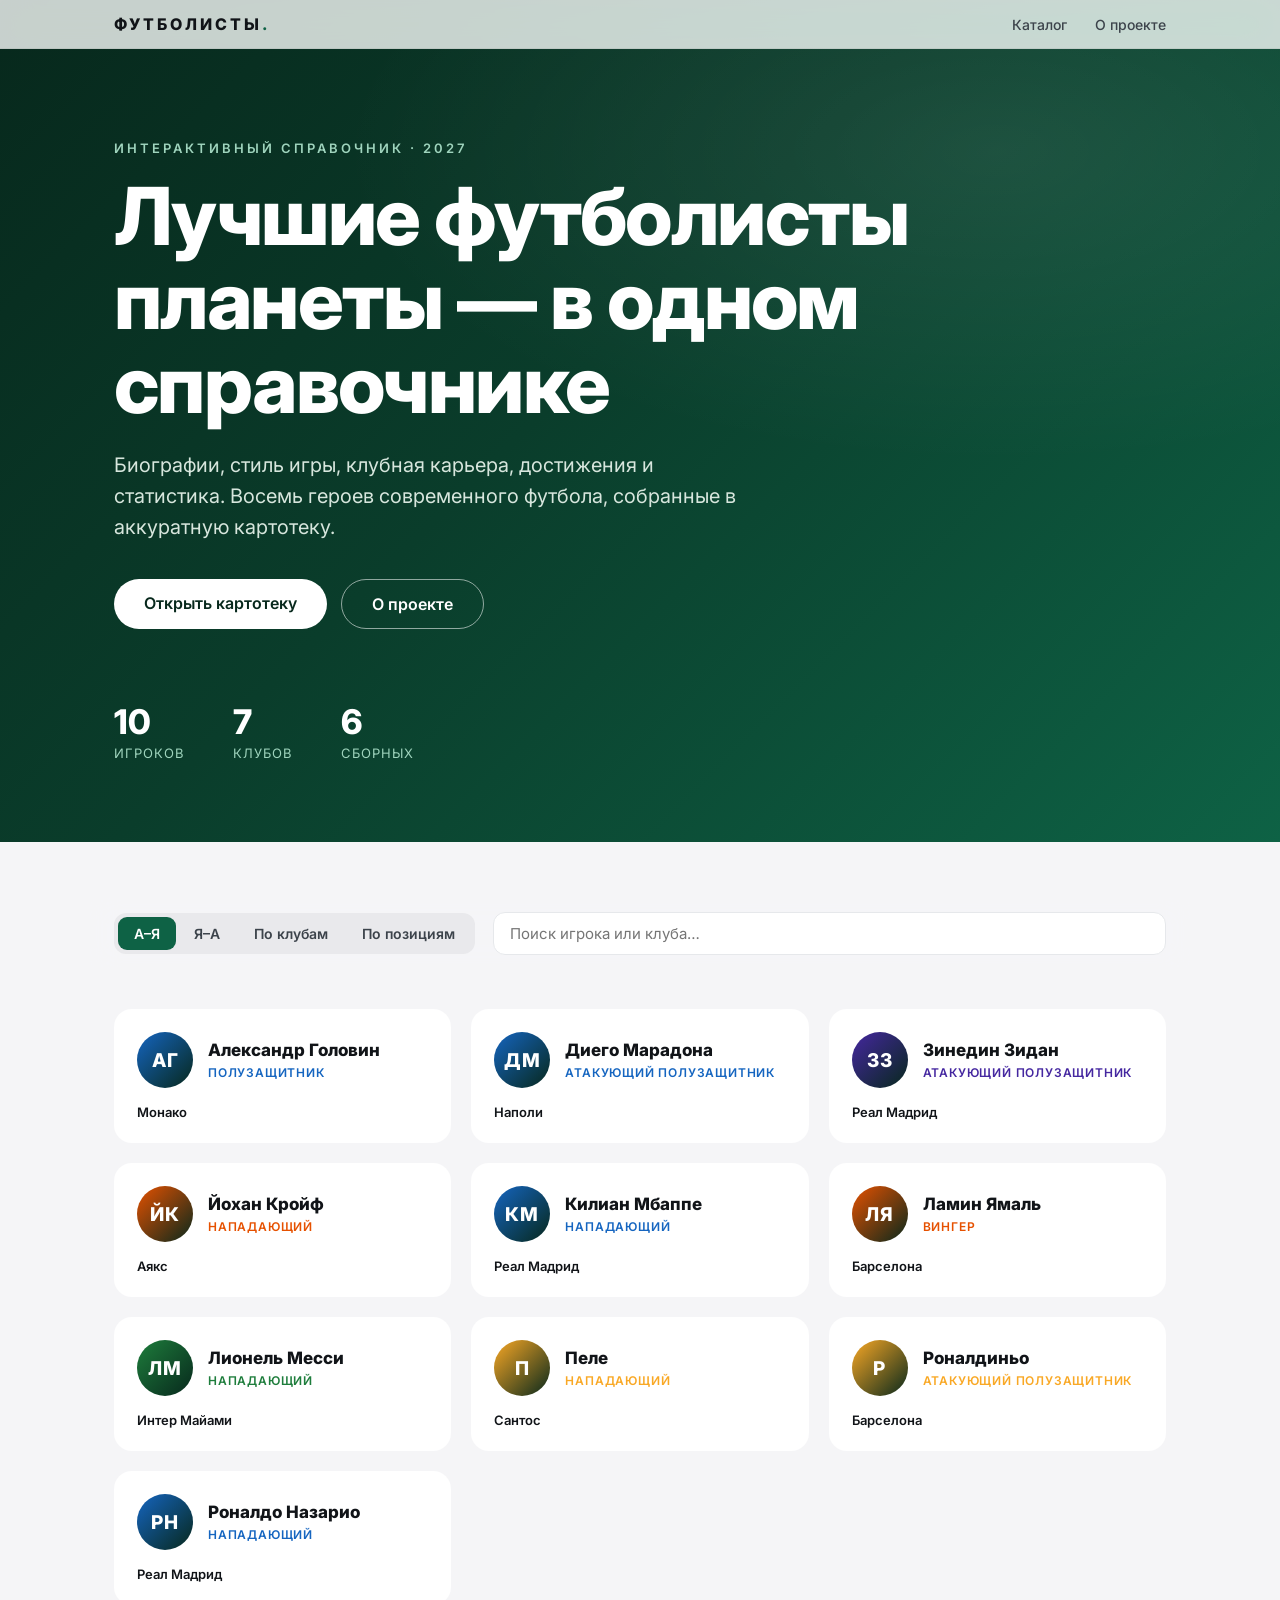
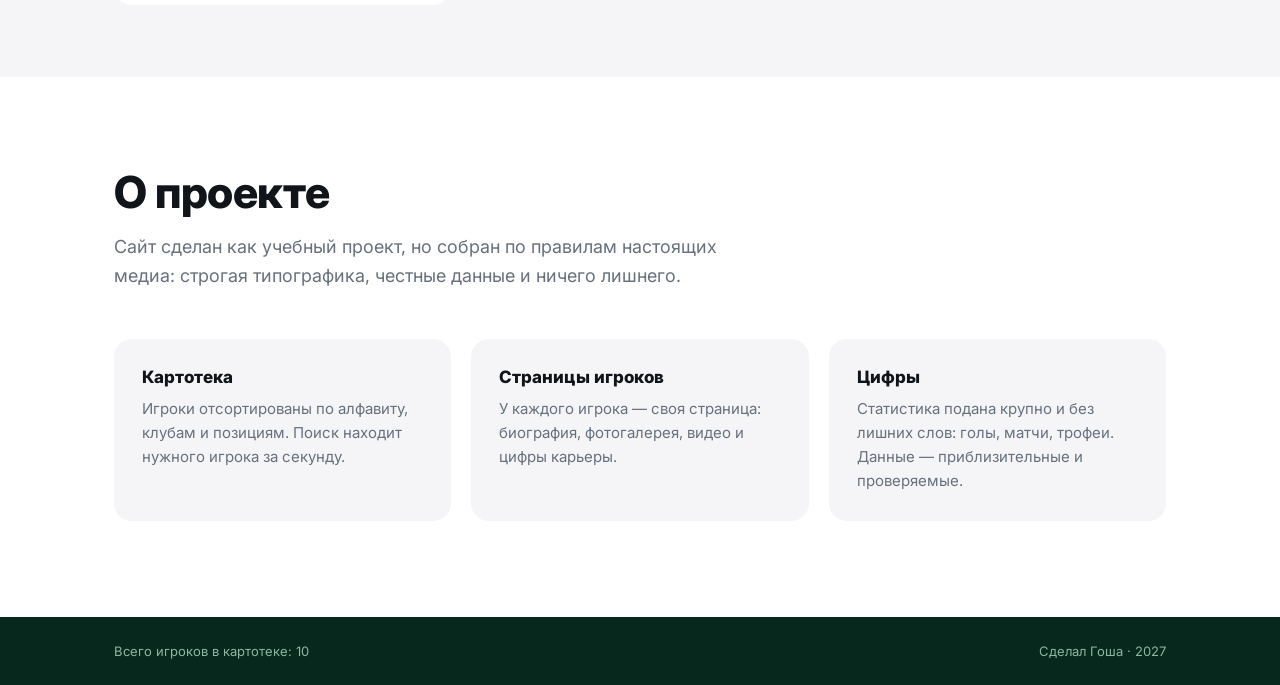
<file: index.html>
<!DOCTYPE html>
<html lang="ru">
<head>
  <meta charset="UTF-8">
  <meta name="viewport" content="width=device-width, initial-scale=1.0">
  <title>Футболистые — картотека лучших футболистов</title>
  <link href="https://fonts.googleapis.com/css2?family=Inter:wght@400;500;600;800&display=swap" rel="stylesheet">
  <link rel="stylesheet" href="style.css">
</head>
<body>

  <!-- Меню -->
  <nav class="nav">
    <div class="nav-inner">
      <a class="brand" href="index.html#top">ФУТБОЛИСТЫ<span class="brand-dot">.</span></a>
      <div class="nav-links">
        <a href="index.html#catalog">Каталог</a>
        <a href="index.html#about">О проекте</a>
      </div>
    </div>
  </nav>

  <!-- Hero-экран -->
  <header class="hero" id="top">
    <div class="hero-inner">
      <p class="hero-kicker">Интерактивный справочник · 2027</p>
      <h1>Лучшие футболисты планеты — в одном справочнике</h1>
      <p class="hero-sub">Биографии, стиль игры, клубная карьера, достижения и статистика.
      Восемь героев современного футбола, собранные в аккуратную картотеку.</p>
      <div class="hero-actions">
        <a class="btn btn-primary" href="index.html#catalog">Открыть картотеку</a>
        <a class="btn btn-ghost" href="index.html#about">О проекте</a>
      </div>
      <div class="hero-stats" id="hero-stats"></div>
    </div>
  </header>

  <!-- Каталог: вкладки, поиск, карточки -->
  <section class="catalog" id="catalog">
    <div class="toolbar">
      <div class="tabs" id="tabs">
        <button class="tab active" data-mode="az">А–Я</button>
        <button class="tab" data-mode="za">Я–А</button>
        <button class="tab" data-mode="club">По клубам</button>
        <button class="tab" data-mode="position">По позициям</button>
      </div>
      <input id="search" type="search" placeholder="Поиск игрока или клуба…" autocomplete="off">
    </div>

    <div class="container">
      <div id="cards" class="cards"></div>
    </div>
  </section>

  <!-- О проекте -->
  <section class="about" id="about">
    <div class="container">
      <h2>О проекте</h2>
      <p class="about-lead">Сайт сделан как учебный проект, но собран по правилам настоящих
      медиа: строгая типографика, честные данные и ничего лишнего.</p>
      <div class="features">
        <div class="feature">
          <h3>Картотека</h3>
          <p>Игроки отсортированы по алфавиту, клубам и позициям. Поиск находит нужного
          игрока за секунду.</p>
        </div>
        <div class="feature">
          <h3>Страницы игроков</h3>
          <p>У каждого игрока — своя страница: биография, фотогалерея, видео и цифры
          карьеры.</p>
        </div>
        <div class="feature">
          <h3>Цифры</h3>
          <p>Статистика подана крупно и без лишних слов: голы, матчи, трофеи. Данные —
          приблизительные и проверяемые.</p>
        </div>
      </div>
    </div>
  </section>

  <footer>
    <div class="container footer-inner">
      <p id="counter"></p>
      <p>Сделал Гоша · 2027</p>
    </div>
  </footer>

  <script src="data.js"></script>
  <script src="script.js"></script>
</body>
</html>
</file>
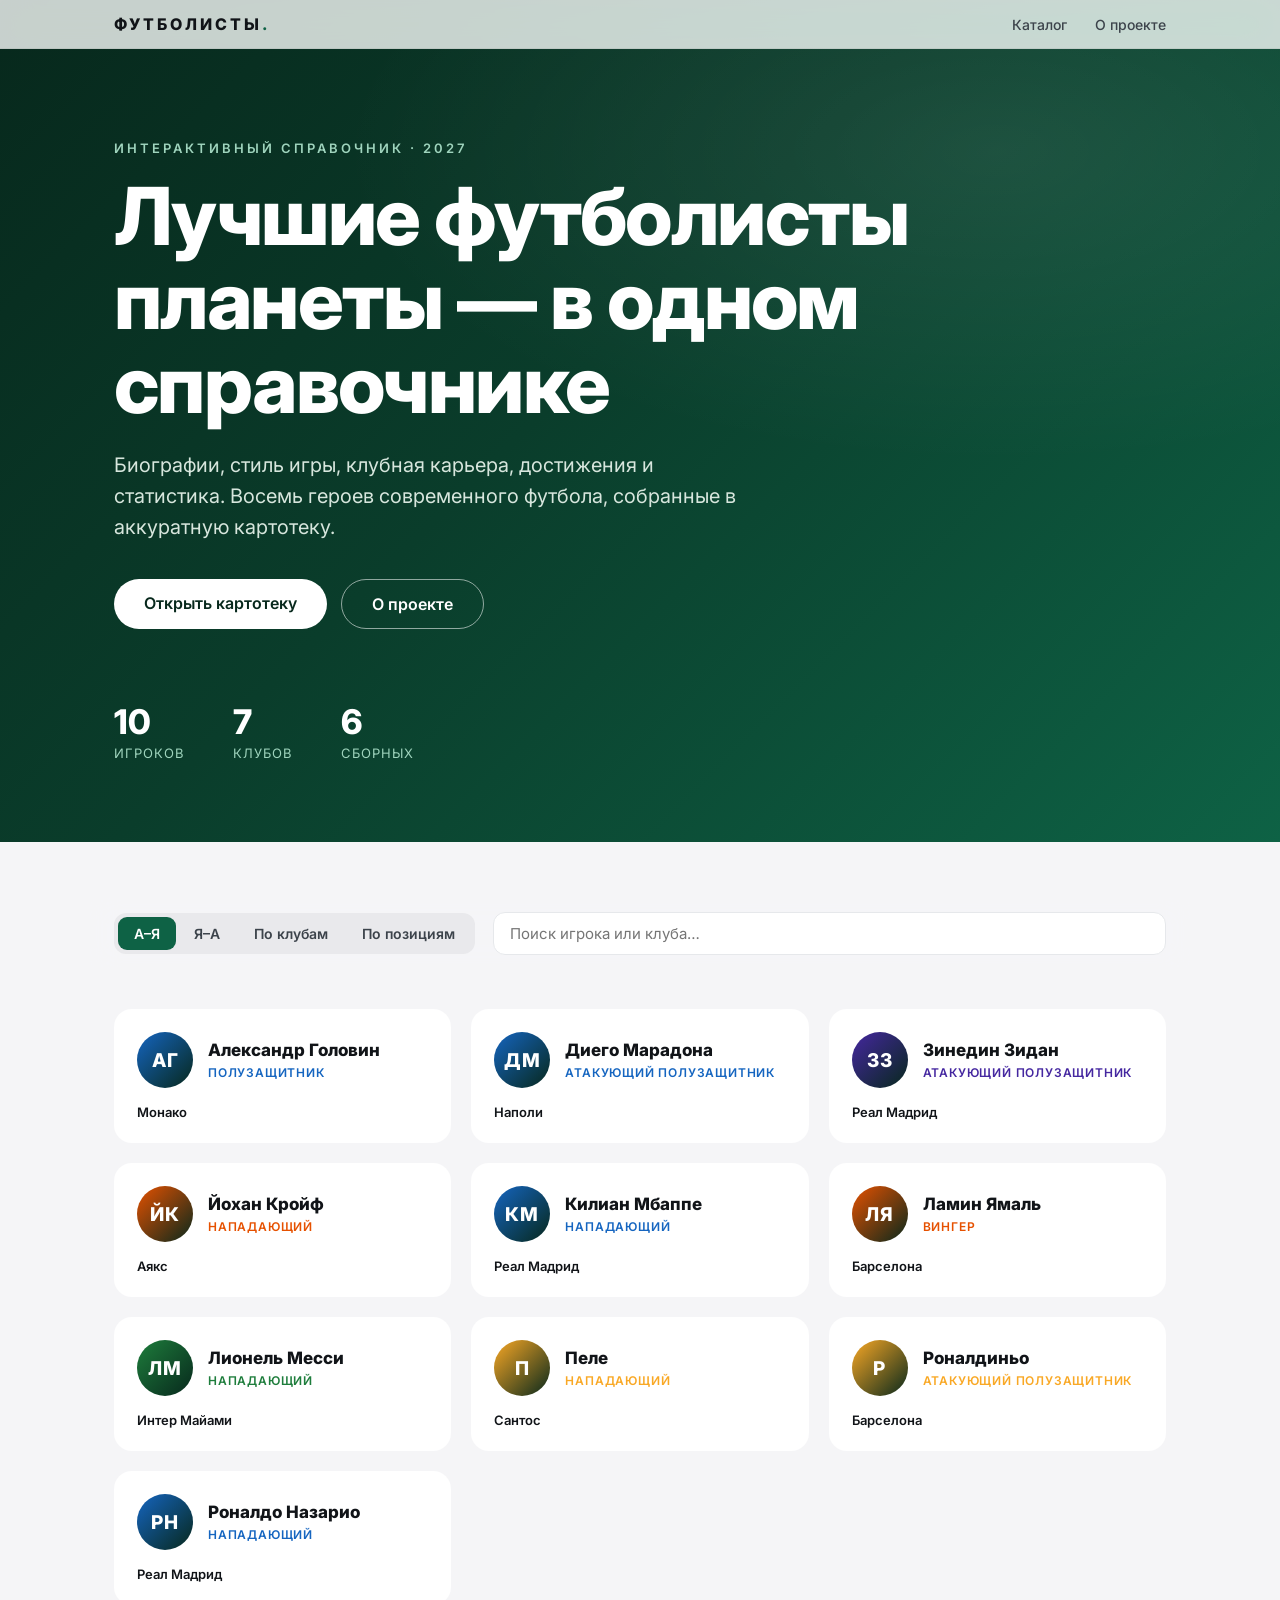
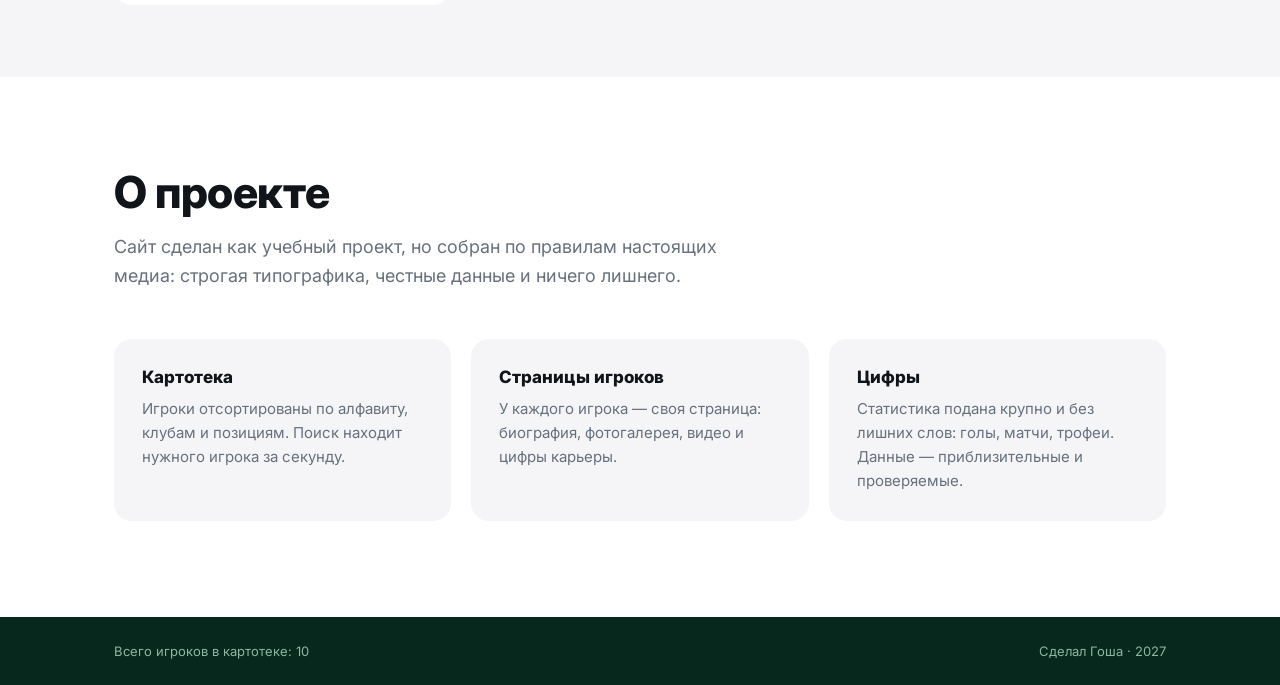
<file: player.html>
<!DOCTYPE html>
<html lang="ru">
<head>
  <meta charset="UTF-8">
  <meta name="viewport" content="width=device-width, initial-scale=1.0">
  <title>Профиль игрока — Футболистые</title>
  <link href="https://fonts.googleapis.com/css2?family=Inter:wght@400;500;600;800&display=swap" rel="stylesheet">
  <link rel="stylesheet" href="style.css">
</head>
<body>

  <!-- Меню -->
  <nav class="nav">
    <div class="nav-inner">
      <a class="brand" href="index.html#top">ФУТБОЛИСТЫ<span class="brand-dot">.</span></a>
      <div class="nav-links">
        <a href="index.html#catalog">Каталог</a>
        <a href="index.html#about">О проекте</a>
      </div>
    </div>
  </nav>

  <!-- Шапка страницы игрока (заполняет player.js) -->
  <header class="player-hero" id="player-hero">
    <div class="container player-hero-inner">
      <a class="back-link" href="index.html#catalog">← К картотеке</a>
      <div class="player-id">
        <div class="player-avatar" id="p-avatar"></div>
        <div>
          <h1 id="p-name"></h1>
          <p id="p-sub"></p>
        </div>
      </div>
      <div class="player-stats" id="p-stats"></div>
    </div>
  </header>

  <main class="player-main">

    <!-- История -->
    <section class="player-section">
      <div class="container">
        <h2>История</h2>
        <section class="bio-block">
          <h3>Ранние годы</h3>
          <p id="p-early"></p>
        </section>
        <section class="bio-block">
          <h3>Стиль игры</h3>
          <p id="p-style"></p>
        </section>
        <section class="bio-block">
          <h3>Клубная карьера</h3>
          <p id="p-career"></p>
        </section>
        <section class="bio-block">
          <h3>Достижения</h3>
          <ul id="p-achievements"></ul>
        </section>
        <section class="fact-box">
          <h3>Интересный факт</h3>
          <p id="p-fact"></p>
        </section>
      </div>
    </section>

    <!-- Фотогалерея -->
    <section class="player-section alt" id="photos">
      <div class="container">
        <h2>Фотогалерея</h2>
        <div id="p-gallery" class="gallery"></div>
        <p class="source-note">Фото: Wikimedia Commons, свободные лицензии.</p>
      </div>
    </section>

    <!-- Видео -->
    <section class="player-section" id="videos">
      <div class="container">
        <h2>Видео</h2>
        <div id="p-videos" class="videos"></div>
        <p class="source-note" id="videos-note"></p>
      </div>
    </section>

    <!-- Предыдущий / следующий игрок -->
    <nav class="pager container">
      <a id="p-prev" class="pager-link"></a>
      <a id="p-next" class="pager-link"></a>
    </nav>

  </main>

  <footer>
    <div class="container footer-inner">
      <p>Короли футбола — учебный проект Гоши</p>
      <p>Сделал Гоша · 2027</p>
    </div>
  </footer>

  <script src="data.js"></script>
  <script src="player.js"></script>
</body>
</html>
</file>
<file: style.css>
/* ФУТБОЛИСТЫ — стиль в духе Apple / Tesla.
   Акцент — глубокий изумрудный. Много воздуха, крупная типографика. */

:root {
  --emerald: #0e6245;
  --emerald-dark: #0a3d2b;
  --emerald-deep: #07281c;
  --emerald-tint: #e7f3ee;
  --ink: #111418;
  --gray: #67707c;
  --line: #e6e8eb;
  --bg: #f5f5f7;
  --radius: 18px;
}

* {
  box-sizing: border-box;
}

html {
  scroll-behavior: smooth;
}

body {
  margin: 0;
  background: #fff;
  font-family: 'Inter', 'Segoe UI', Arial, sans-serif;
  font-size: 16px;
  color: var(--ink);
  -webkit-font-smoothing: antialiased;
}

.container {
  max-width: 1100px;
  margin: 0 auto;
  padding: 0 24px;
}

/* ── Меню ──────────────────────────────────────────────── */

.nav {
  position: fixed;
  top: 0;
  left: 0;
  right: 0;
  z-index: 30;
  background: rgba(255, 255, 255, 0.78);
  backdrop-filter: saturate(180%) blur(18px);
  -webkit-backdrop-filter: saturate(180%) blur(18px);
  border-bottom: 1px solid rgba(0, 0, 0, 0.06);
}

.nav-inner {
  max-width: 1100px;
  margin: 0 auto;
  padding: 14px 24px;
  display: flex;
  align-items: center;
  justify-content: space-between;
}

.brand {
  font-size: 16px;
  font-weight: 800;
  letter-spacing: 3px;
  color: var(--ink);
  text-decoration: none;
}

.brand-dot {
  color: var(--emerald);
}

.nav-links {
  display: flex;
  gap: 28px;
}

.nav-links a {
  font-size: 14px;
  font-weight: 500;
  color: #3c434b;
  text-decoration: none;
  transition: color 0.15s;
}

.nav-links a:hover {
  color: var(--emerald);
}

/* ── Hero-экран ────────────────────────────────────────── */

.hero {
  min-height: 92vh;
  display: flex;
  align-items: center;
  background:
    radial-gradient(1100px 520px at 78% 18%, rgba(255, 255, 255, 0.08), transparent 60%),
    linear-gradient(135deg, var(--emerald-deep) 0%, var(--emerald-dark) 45%, var(--emerald) 100%);
  color: #fff;
}

.hero-inner {
  max-width: 1100px;
  margin: 0 auto;
  padding: 140px 24px 80px;
  width: 100%;
}

.hero-kicker {
  font-size: 13px;
  font-weight: 600;
  letter-spacing: 3px;
  text-transform: uppercase;
  color: #9fd4bd;
  margin: 0 0 18px;
}

.hero h1 {
  font-size: clamp(42px, 6.5vw, 80px);
  font-weight: 800;
  line-height: 1.05;
  letter-spacing: -0.02em;
  margin: 0 0 24px;
  max-width: 850px;
}

.hero-sub {
  font-size: clamp(16px, 2vw, 20px);
  line-height: 1.55;
  color: #d7e6dd;
  max-width: 640px;
  margin: 0 0 36px;
}

.hero-actions {
  display: flex;
  gap: 14px;
  flex-wrap: wrap;
}

.btn {
  display: inline-block;
  font-family: inherit;
  font-size: 16px;
  font-weight: 600;
  text-decoration: none;
  border-radius: 999px;
  padding: 14px 30px;
  transition: transform 0.15s, background 0.15s, border-color 0.15s;
}

.btn:active {
  transform: scale(0.98);
}

.btn-primary {
  background: #fff;
  color: var(--emerald-deep);
}

.btn-primary:hover {
  background: var(--emerald-tint);
}

.btn-ghost {
  color: #fff;
  border: 1.5px solid rgba(255, 255, 255, 0.55);
}

.btn-ghost:hover {
  border-color: #fff;
}

.hero-stats {
  display: flex;
  gap: 48px;
  margin-top: 72px;
  flex-wrap: wrap;
}

.hero-stats div b {
  display: block;
  font-size: 34px;
  font-weight: 800;
}

.hero-stats div span {
  font-size: 13px;
  letter-spacing: 1px;
  text-transform: uppercase;
  color: #9fd4bd;
}

/* ── Каталог: вкладки и поиск ──────────────────────────── */

.catalog {
  background: var(--bg);
  padding: 56px 0 72px;
}

.toolbar {
  position: sticky;
  top: 52px;
  z-index: 10;
  max-width: 1100px;
  margin: 0 auto 40px;
  padding: 14px 24px;
  display: flex;
  align-items: center;
  gap: 18px;
  flex-wrap: wrap;
  background: rgba(245, 245, 247, 0.88);
  backdrop-filter: blur(14px);
  -webkit-backdrop-filter: blur(14px);
}

.tabs {
  display: inline-flex;
  background: #e9e9ec;
  border-radius: 12px;
  padding: 4px;
  gap: 2px;
}

.tab {
  font-family: inherit;
  font-size: 14px;
  font-weight: 600;
  color: #3c434b;
  background: transparent;
  border: none;
  border-radius: 9px;
  padding: 8px 16px;
  cursor: pointer;
  transition: background 0.15s, color 0.15s;
}

.tab:hover {
  color: var(--emerald);
}

.tab.active {
  background: var(--emerald);
  color: #fff;
}

#search {
  flex: 1;
  min-width: 200px;
  font-family: inherit;
  font-size: 15px;
  color: var(--ink);
  background: #fff;
  border: 1px solid var(--line);
  border-radius: 12px;
  padding: 11px 16px;
  outline: none;
  transition: border 0.15s, box-shadow 0.15s;
}

#search:focus {
  border-color: var(--emerald);
  box-shadow: 0 0 0 3px rgba(14, 98, 69, 0.12);
}

/* ── Карточки ──────────────────────────────────────────── */

.cards {
  display: grid;
  grid-template-columns: repeat(auto-fill, minmax(250px, 1fr));
  gap: 20px;
}

.group-title {
  grid-column: 1 / -1;
  margin: 18px 0 0;
  font-size: 13px;
  font-weight: 800;
  letter-spacing: 2px;
  text-transform: uppercase;
  color: var(--gray);
}

.card {
  display: block;
  background: #fff;
  border: 1px solid transparent;
  border-radius: var(--radius);
  padding: 22px;
  cursor: pointer;
  text-decoration: none;
  color: inherit;
  transition: transform 0.2s, box-shadow 0.2s;
}

.card h3 {
  color: var(--ink);
  text-decoration: none;
}

.card:hover {
  transform: translateY(-4px);
  box-shadow: 0 22px 44px rgba(7, 40, 28, 0.14);
}

.card-top {
  display: flex;
  align-items: center;
  gap: 15px;
}

.avatar {
  width: 56px;
  height: 56px;
  border-radius: 50%;
  display: flex;
  align-items: center;
  justify-content: center;
  color: #fff;
  font-weight: 800;
  font-size: 19px;
  letter-spacing: 1px;
  background: linear-gradient(135deg, var(--theme, var(--emerald)), #07281c);
  flex-shrink: 0;
}

.card h3 {
  margin: 0;
  font-size: 17px;
  font-weight: 800;
  line-height: 1.25;
}

.card-position {
  margin: 3px 0 0;
  font-size: 12px;
  font-weight: 600;
  letter-spacing: 0.8px;
  text-transform: uppercase;
  color: var(--theme, var(--emerald));
}

.card-meta {
  margin: 16px 0 0;
  display: flex;
  justify-content: space-between;
  align-items: center;
  font-size: 13px;
  color: var(--gray);
}

.card-club {
  font-weight: 600;
  color: var(--ink);
}

.card-more {
  font-size: 12px;
  font-weight: 600;
  color: var(--emerald);
  opacity: 0;
  transition: opacity 0.2s;
}

.card:hover .card-more {
  opacity: 1;
}

.empty {
  grid-column: 1 / -1;
  text-align: center;
  color: var(--gray);
  padding: 48px 0;
}

/* ── О проекте ─────────────────────────────────────────── */

.about {
  padding: 88px 0 96px;
  scroll-margin-top: 52px;
}

.about h2 {
  font-size: clamp(30px, 4vw, 44px);
  font-weight: 800;
  letter-spacing: -0.01em;
  margin: 0 0 14px;
}

.about-lead {
  font-size: 18px;
  line-height: 1.6;
  color: var(--gray);
  max-width: 620px;
  margin: 0 0 48px;
}

.features {
  display: grid;
  grid-template-columns: repeat(auto-fit, minmax(260px, 1fr));
  gap: 20px;
}

.feature {
  background: var(--bg);
  border-radius: var(--radius);
  padding: 28px;
}

.feature h3 {
  margin: 0 0 10px;
  font-size: 17px;
  font-weight: 800;
}

.feature p {
  margin: 0;
  font-size: 15px;
  line-height: 1.6;
  color: var(--gray);
}

/* ── Страница игрока ───────────────────────────────────── */

.player-hero {
  --theme: var(--emerald);
  background:
    radial-gradient(900px 420px at 80% 12%, rgba(255, 255, 255, 0.08), transparent 60%),
    linear-gradient(135deg, var(--emerald-deep) 0%, var(--theme) 120%);
  color: #fff;
  padding: 120px 0 56px;
}

.back-link {
  display: inline-block;
  font-size: 14px;
  font-weight: 600;
  color: rgba(255, 255, 255, 0.8);
  text-decoration: none;
  transition: color 0.15s;
}

.back-link:hover {
  color: #fff;
}

.player-id {
  display: flex;
  align-items: center;
  gap: 20px;
  margin-top: 28px;
}

.player-avatar {
  width: 76px;
  height: 76px;
  border-radius: 50%;
  display: flex;
  align-items: center;
  justify-content: center;
  font-weight: 800;
  font-size: 26px;
  letter-spacing: 1px;
  background: rgba(255, 255, 255, 0.16);
  border: 2px solid rgba(255, 255, 255, 0.4);
  flex-shrink: 0;
}

.player-id h1 {
  margin: 0;
  font-size: clamp(32px, 5vw, 54px);
  font-weight: 800;
  line-height: 1.08;
  letter-spacing: -0.02em;
}

#p-sub {
  margin: 8px 0 0;
  font-size: 15px;
  color: rgba(255, 255, 255, 0.85);
}

.player-stats {
  display: flex;
  gap: 44px;
  margin-top: 42px;
  flex-wrap: wrap;
}

.player-stats div b {
  display: block;
  font-size: 30px;
  font-weight: 800;
}

.player-stats div span {
  font-size: 12px;
  letter-spacing: 1px;
  text-transform: uppercase;
  color: rgba(255, 255, 255, 0.65);
}

.player-section {
  padding: 72px 0;
}

.player-section.alt {
  background: var(--bg);
}

.player-section h2 {
  font-size: clamp(26px, 3.5vw, 38px);
  font-weight: 800;
  letter-spacing: -0.01em;
  margin: 0 0 28px;
}

.bio-block {
  max-width: 760px;
  padding: 18px 0;
  border-bottom: 1px solid var(--line);
}

.bio-block h3 {
  margin: 0 0 8px;
  font-size: 12px;
  font-weight: 800;
  letter-spacing: 1.8px;
  text-transform: uppercase;
  color: var(--emerald);
}

.bio-block p {
  margin: 0;
  font-size: 16px;
  line-height: 1.7;
  color: #2c3540;
}

.bio-block ul {
  margin: 0;
  padding: 0;
  list-style: none;
}

.bio-block li {
  margin: 8px 0;
  padding-left: 22px;
  position: relative;
  font-size: 16px;
  line-height: 1.55;
}

.bio-block li::before {
  content: "";
  position: absolute;
  left: 4px;
  top: 9px;
  width: 7px;
  height: 7px;
  border-radius: 50%;
  background: var(--emerald);
}

.fact-box {
  max-width: 760px;
  background: var(--emerald-tint);
  border-radius: 12px;
  padding: 16px 18px;
  margin-top: 26px;
}

.fact-box h3 {
  margin: 0 0 8px;
  font-size: 12px;
  font-weight: 800;
  letter-spacing: 1.8px;
  text-transform: uppercase;
  color: var(--emerald);
}

.fact-box p {
  margin: 0;
  font-size: 16px;
  line-height: 1.65;
  color: #2c3540;
}

/* Фотогалерея */
.gallery {
  display: grid;
  grid-template-columns: repeat(2, 1fr);
  gap: 18px;
}

.photo {
  margin: 0;
  background: #fff;
  border-radius: 14px;
  overflow: hidden;
  box-shadow: 0 10px 26px rgba(7, 40, 28, 0.1);
}

.photo a {
  display: block;
  overflow: hidden;
}

.photo img {
  display: block;
  width: 100%;
  aspect-ratio: 4 / 3;
  object-fit: cover;
  transition: transform 0.25s;
}

.photo a:hover img {
  transform: scale(1.04);
}

.photo figcaption {
  padding: 11px 14px;
  font-size: 13px;
  color: var(--gray);
}

.source-note {
  margin-top: 16px;
  font-size: 13px;
  color: var(--gray);
}

/* Видео */
.videos {
  display: grid;
  grid-template-columns: repeat(auto-fill, minmax(280px, 1fr));
  gap: 18px;
}

.video-card {
  background: linear-gradient(135deg, var(--emerald-dark), var(--emerald));
  border-radius: 14px;
  padding: 30px 26px;
  color: #fff;
  text-decoration: none;
  display: flex;
  flex-direction: column;
  gap: 8px;
  transition: transform 0.2s, box-shadow 0.2s;
}

.video-card:hover {
  transform: translateY(-3px);
  box-shadow: 0 18px 36px rgba(7, 40, 28, 0.25);
}

.video-play {
  font-size: 26px;
  line-height: 1;
}

.video-title {
  font-weight: 800;
  font-size: 17px;
}

.video-note {
  font-size: 13px;
  color: #9fd4bd;
}

.videos.single {
  grid-template-columns: 1fr;
  max-width: 680px;
}

.video-embed {
  aspect-ratio: 16 / 9;
}

.video-embed iframe {
  width: 100%;
  height: 100%;
  border: 0;
  border-radius: 14px;
}

.video-embed p {
  margin: 8px 0 0;
  font-size: 13px;
  color: var(--gray);
}

/* Предыдущий / следующий игрок */
.pager {
  display: flex;
  justify-content: space-between;
  gap: 12px;
  padding-bottom: 64px;
}

.pager-link {
  font-size: 15px;
  font-weight: 600;
  color: var(--emerald);
  text-decoration: none;
}

.pager-link:hover {
  text-decoration: underline;
}

/* ── Подвал ────────────────────────────────────────────── */

footer {
  background: var(--emerald-deep);
  color: #8fb5a3;
  padding: 26px 0;
  font-size: 13px;
}

.footer-inner {
  display: flex;
  justify-content: space-between;
  flex-wrap: wrap;
  gap: 6px;
}

footer p {
  margin: 0;
}

/* ── Телефон ───────────────────────────────────────────── */

@media (max-width: 640px) {
  .nav-links {
    gap: 18px;
  }
  .hero-inner {
    padding: 120px 20px 64px;
  }
  .hero-stats {
    gap: 28px;
    margin-top: 48px;
  }
  .toolbar {
    top: 48px;
    padding: 12px 16px;
  }
  .cards {
    grid-template-columns: 1fr;
  }
  .container {
    padding: 0 16px;
  }
  .player-hero {
    padding: 100px 0 44px;
  }
  .player-stats {
    gap: 26px;
    margin-top: 32px;
  }
  .gallery {
    grid-template-columns: 1fr;
  }
}
</file>
